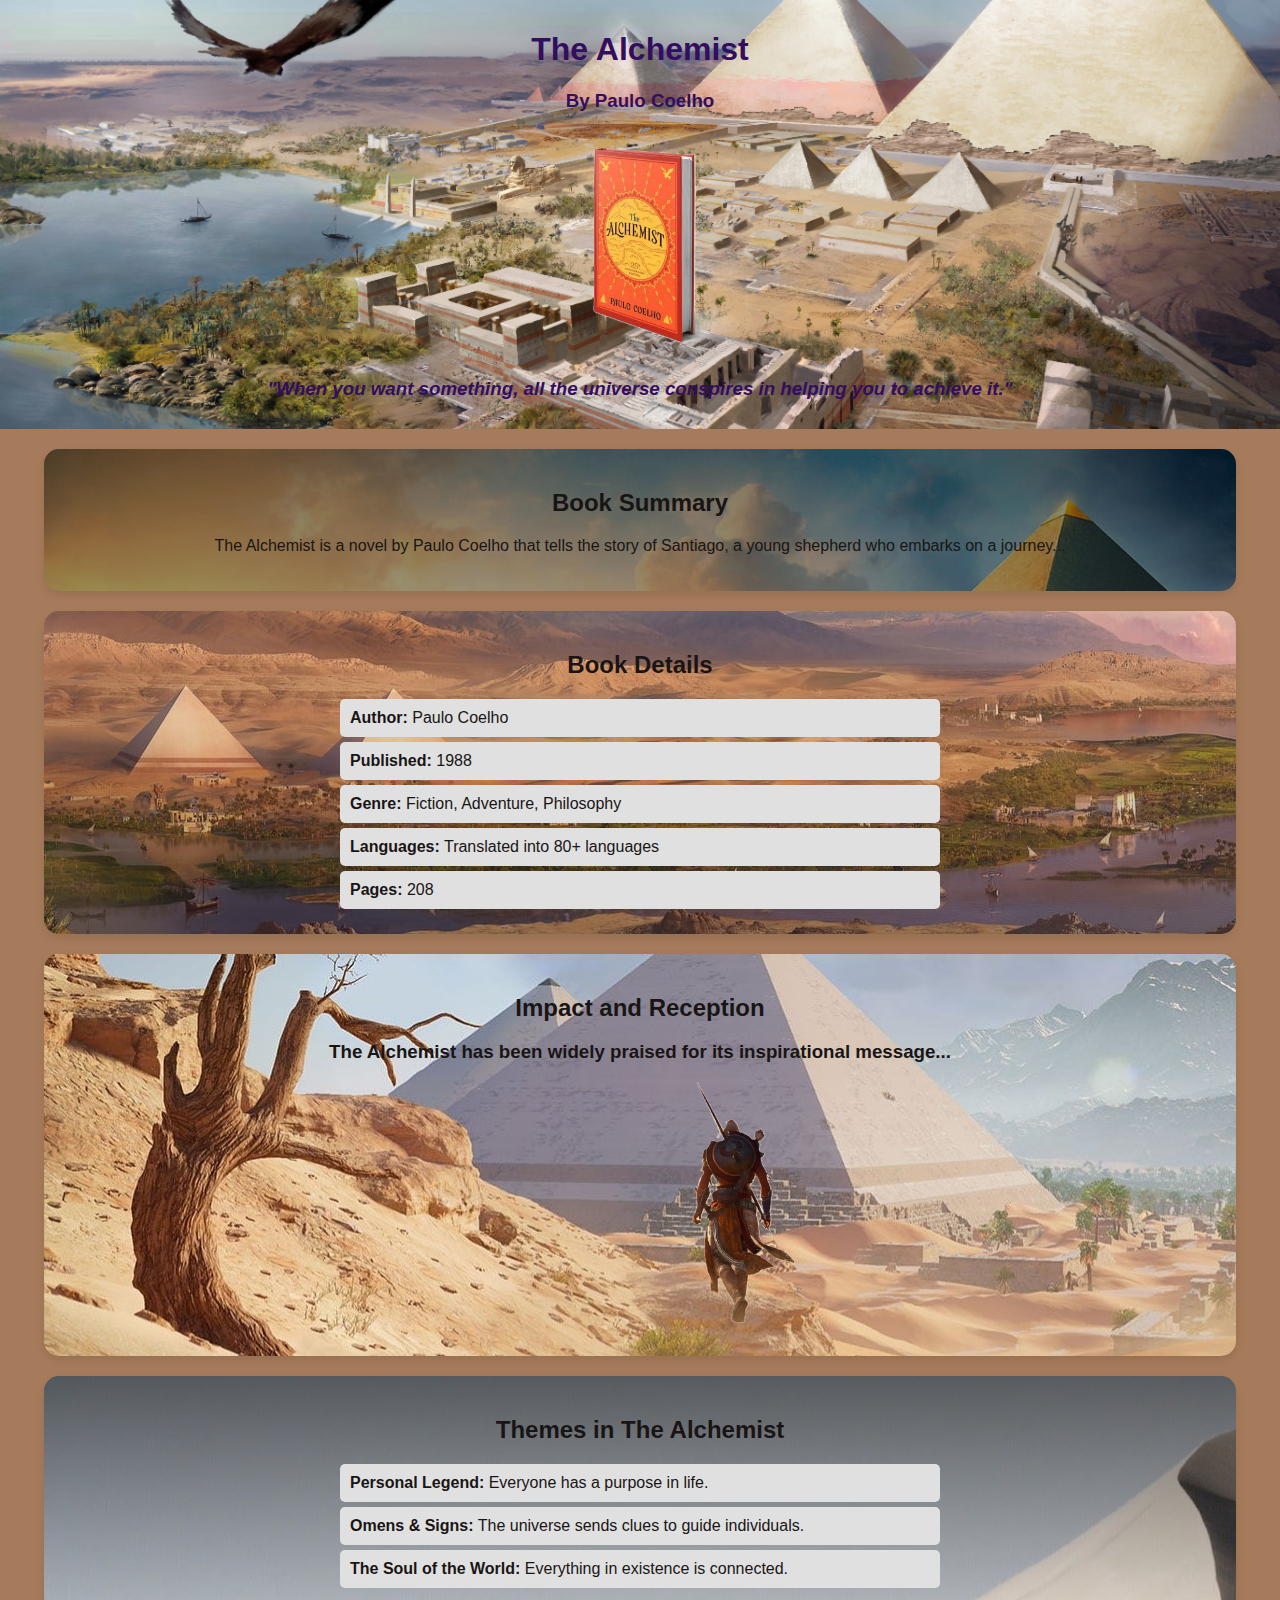
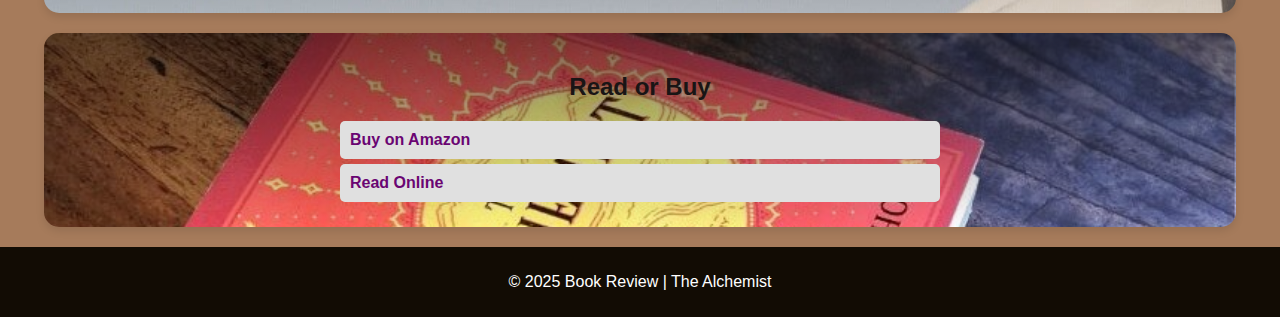
<file: index.html>
<!DOCTYPE html>
<html lang="en">
<head>
    <meta charset="UTF-8">
    <meta name="viewport" content="width=device-width, initial-scale=1.0">
    <title>The Alchemist - Book Page</title>
    <link rel="stylesheet" href="al.css">
</head>
<body>

    <header>
        <h1>The Alchemist</h1>
        <h3>By Paulo Coelho</h3>
        <img src="Alchemist-book.png" alt="The Alchemist Book Cover" width="400">
         <h3><p><i>"When you want something, all the universe conspires in helping you to achieve it."</i></p></h3>
    </header>

    <section class="A">
        <h2>Book Summary</h2>
        <p>The Alchemist is a novel by Paulo Coelho that tells the story of Santiago, a young shepherd who embarks on a journey...</p>
    </section>

    <section class="b">
        <h2>Book Details</h2>
        <ul>
            <li><b>Author:</b> Paulo Coelho</li>
            <li><b>Published:</b> 1988</li>
            <li><b>Genre:</b> Fiction, Adventure, Philosophy</li>
            <li><b>Languages:</b> Translated into 80+ languages</li>
            <li><b>Pages:</b> 208</li>
        </ul>
    </section>

    <section class="c">
        <h2>Impact and Reception</h2>
         <h3><p>The Alchemist has been widely praised for its inspirational message...</p></h3>
        <a href="http://en.wikipedia.org/wiki/The_Alchemist_(novel)">
            <img src="cc.png" alt="Impact of The Alchemist" width="400">
        </a>
    </section>

    <section class="r">
        <h2>Themes in The Alchemist</h2>
        <ul>
            <li><b>Personal Legend:</b> Everyone has a purpose in life.</li>
            <li><b>Omens & Signs:</b> The universe sends clues to guide individuals.</li>
            <li><b>The Soul of the World:</b> Everything in existence is connected.</li>
        </ul>
    </section>

    <section class="u">
        <h2>Read or Buy</h2>
        <ul>
            <li><a href="https://www.amazon.com/Alchemist-Paulo-Coelho/dp/0061122416">Buy on Amazon</a></li>
            <li><a href="https://icrrd.com/public/media/15-05-2021-084550The-Alchemist-Paulo-Coelho.pdf">Read Online</a></li>
        </ul>
    </section>

    <footer>
        <p>&copy; 2025 Book Review | The Alchemist</p>
    </footer>

</body>
</html>
</file>
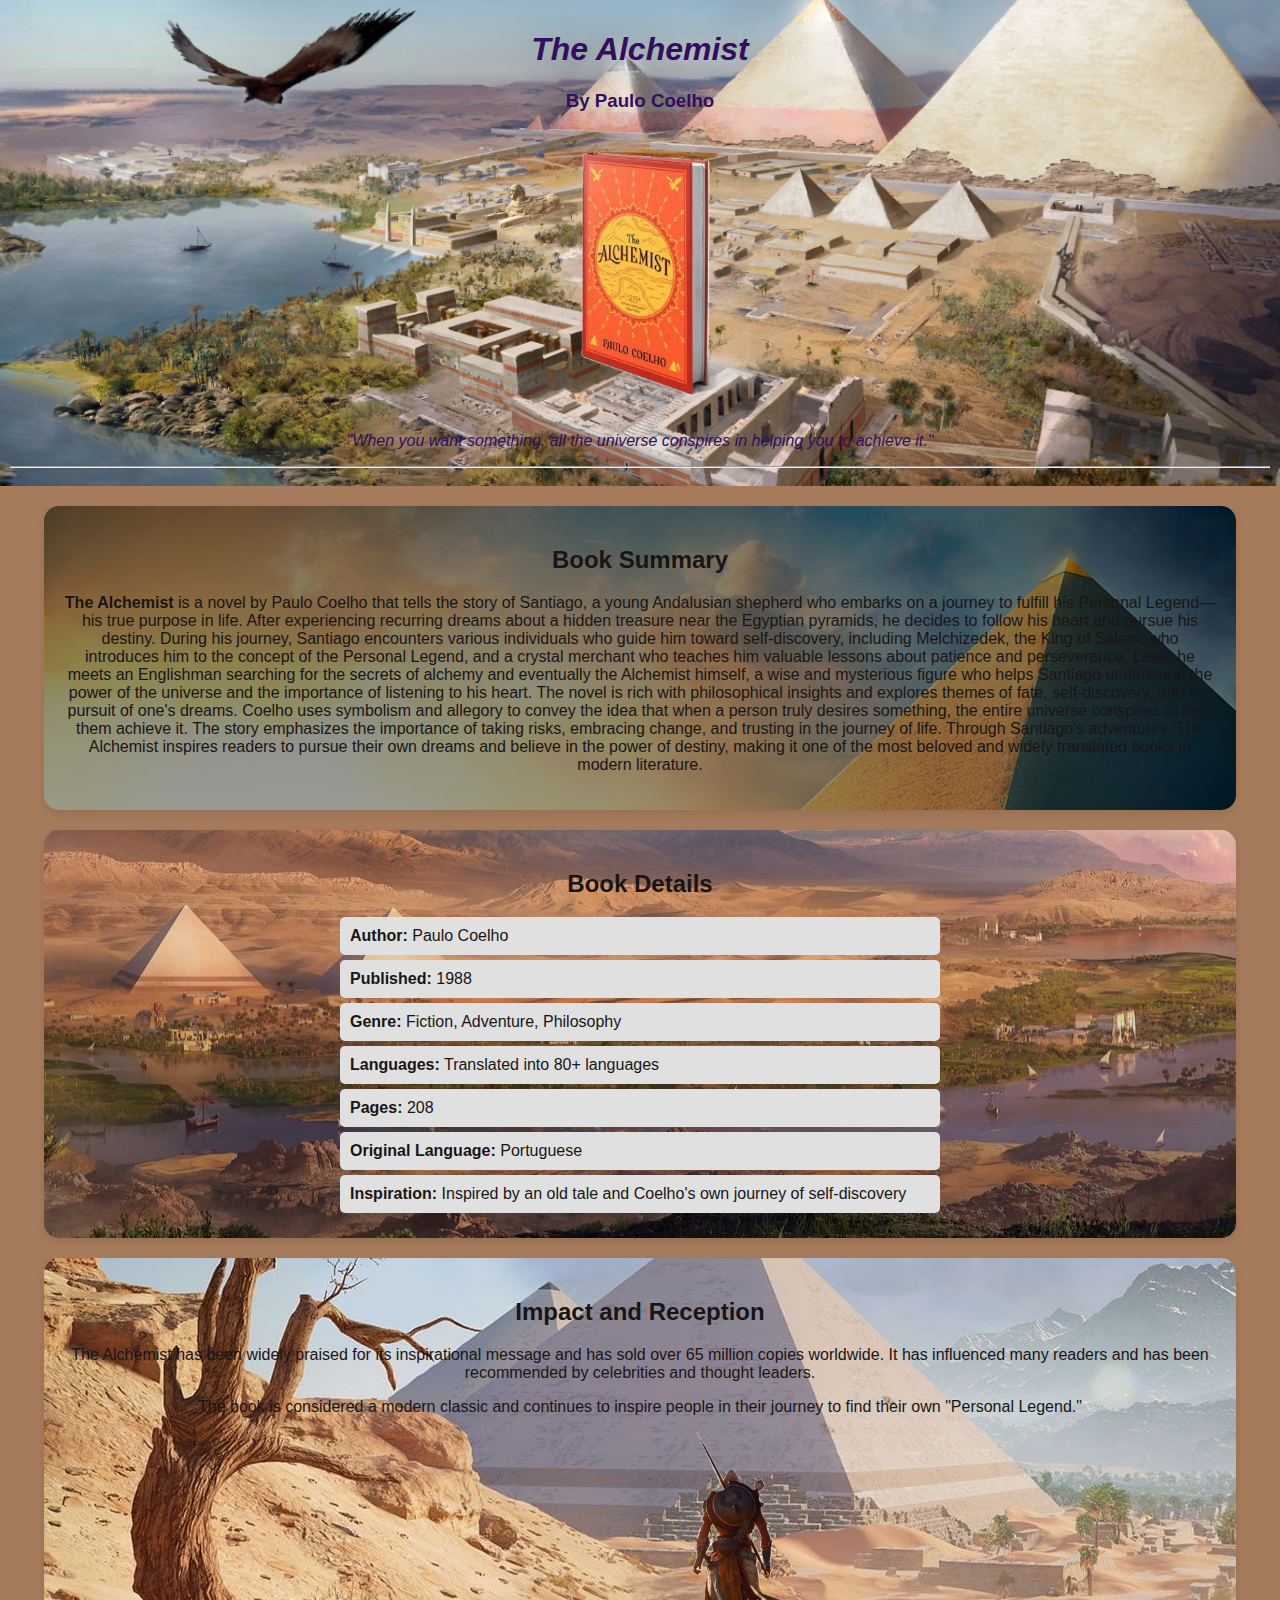
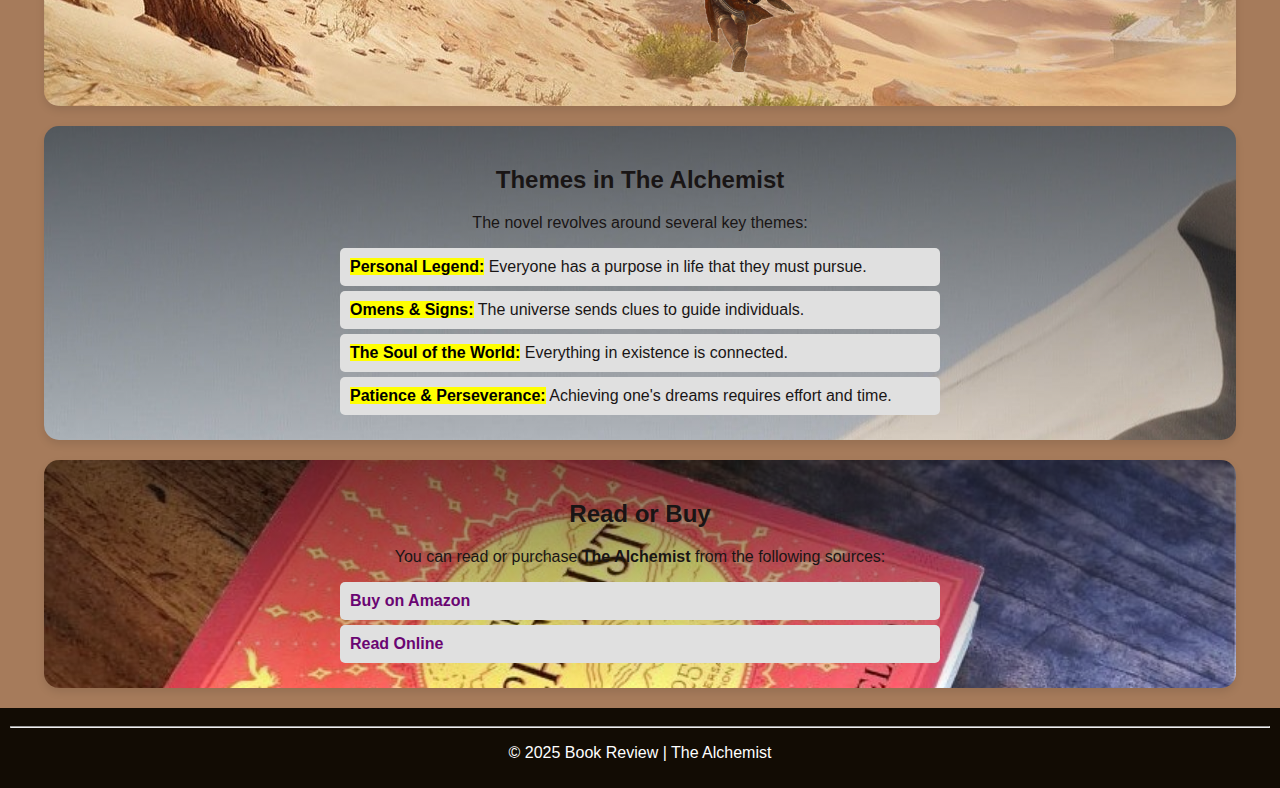
<file: alchemist.HTML>
<!DOCTYPE html>
<html lang="en">
<head>
    <meta charset="UTF-8">
    <meta name="viewport" content="width=device-width, initial-scale=1.0">
    <title>The Alchemist - Book Page</title>
    <link rel="stylesheet" href="al.css">
 
</head>
<body>

    <header>
        <I><h1> The Alchemist</h1></I>
        <h3>By Paulo Coelho</h3>
        <img src="Alchemist-book.png" alt="The Alchemist Book Cover" width="500">
        <p><i>"When you want something, all the universe conspires in helping you to achieve it."</i></p>
        <hr>
    </header>

    <section class="A">
        <h2> Book Summary</h2>
        <p><b>The Alchemist</b>  is a novel by Paulo Coelho that tells the story of Santiago, a young Andalusian shepherd who embarks on a journey to fulfill his Personal Legend—his true purpose in life. After experiencing recurring dreams about a hidden treasure near the Egyptian pyramids, he decides to follow his heart and pursue his destiny.  

            During his journey, Santiago encounters various individuals who guide him toward self-discovery, including Melchizedek, the King of Salem, who introduces him to the concept of the Personal Legend, and a crystal merchant who teaches him valuable lessons about patience and perseverance. Later, he meets an Englishman searching for the secrets of alchemy and eventually the Alchemist himself, a wise and mysterious figure who helps Santiago understand the power of the universe and the importance of listening to his heart.  
            
            The novel is rich with philosophical insights and explores themes of fate, self-discovery, and the pursuit of one's dreams. Coelho uses symbolism and allegory to convey the idea that when a person truly desires something, the entire universe conspires to help them achieve it. The story emphasizes the importance of taking risks, embracing change, and trusting in the journey of life.  
            
            Through Santiago's adventures, The Alchemist inspires readers to pursue their own dreams and believe in the power of destiny, making it one of the most beloved and widely translated books in modern literature.</p>
    </section>

    <section class="b">
        <h2> Book Details</h2>
        <ul>
            <li><b>Author:</b> Paulo Coelho</li>
            <li><b>Published:</b> 1988</li>
            <li><b>Genre:</b> Fiction, Adventure, Philosophy</li>
            <li><b>Languages:</b> Translated into 80+ languages</li>
            <li><b>Pages:</b> 208</li>
            <li><b>Original Language:</b> Portuguese</li>
            <li><b>Inspiration:</b> Inspired by an old tale and Coelho's own journey of self-discovery</li>
        </ul>
    </section>

    <section class="c">
        <h2> Impact and Reception</h2>
        <p>The Alchemist has been widely praised for its inspirational message and has sold over 65 million copies 
            worldwide. It has influenced many readers and has been recommended by celebrities and thought leaders.</p>
        <p>The book is considered a modern classic and continues to inspire people in their journey to find their own "Personal Legend."</p>
         <a href="http://en.wikipedia.org/wiki/The_Alchemist_(novel)"><img  src="cc.png" alt="Impact of The Alchemist" width="400"></a>
    </section>

    <section class="r">
        <h2> Themes in The Alchemist</h2>
        <p>The novel revolves around several key themes:</p>
        <ul>
            <li> <mark> <b>Personal Legend:</b></mark> Everyone has a purpose in life that they must pursue.</li>
            <li> <mark><b>Omens & Signs:</b></mark> The universe sends clues to guide individuals.</li>
            <li> <mark><b>The Soul of the World:</b></mark> Everything in existence is connected.</li>
            <li> <mark><b>Patience & Perseverance:</b></mark> Achieving one's dreams requires effort and time.</li>
        </ul>
    </section>

    <section class="u">
        <h2> Read or Buy</h2>
        <p>You can read or purchase <b>The Alchemist</b> from the following sources:</p>
        <ul>
            <li> <a href="https://www.amazon.com/Alchemist-Paulo-Coelho/dp/0061122416">Buy on Amazon</a></li>
            <li> <a href="https://icrrd.com/public/media/15-05-2021-084550The-Alchemist-Paulo-Coelho.pdf">Read Online</a></li>
        </ul>
    </section>

    <footer>
        <hr>
        <p>&copy; 2025 Book Review | The Alchemist</p>
    </footer>

</body>
</html>
</file>
<file: al.css>
body {
    font-family:'Gill Sans', 'Gill Sans MT', Calibri, 'Trebuchet MS', sans-serif;
    background-color: #A67B5B;
    color: #191515;
    margin: 0;
    padding: 0;
    text-align: center;
}

header {
    background-image: url(pr.jpg);
    background-size: cover;
    background-position: center;
    background-repeat: no-repeat;
    color: rgb(51, 13, 94);
    padding: 10px;
}

section {
    padding: 20px;
    margin: 20px auto;
    background-color: white;
    border-radius: 15px;
    box-shadow: 0 4px 8px rgba(0, 0, 0, 0.1);
    max-width: 90%;
}

img {
    max-width: 100%;
    height: auto;
    border-radius: 10px;
}

.A {
    background-image: linear-gradient(rgba(0, 0, 0, 0.5), rgba(0, 0, 0, 0.400)), url('ALL.jpg');
}

.b {
    background-image: linear-gradient(rgba(0, 0, 0, 0), rgba(0, 0, 0, 0.300)), url('B.jpg');
}

.c {
    background-image: linear-gradient(rgba(0, 0, 0, 0), rgba(0, 0, 0, 0)), url('cccc.jpg');
}

.r {
    background-image: linear-gradient(rgba(0, 0, 0, 0.5), rgba(0, 0, 0, 0)), url('r.jpg');
}

.u {
    background-image: linear-gradient(rgba(0, 0, 0, 0.5), rgba(0, 0, 0, 0)), url('4-1.jpg');
    background-repeat: no-repeat;background-size: cover;
}


ul {
    list-style-type: none;
    padding: 0;
    text-align: left;
    max-width: 600px;
    margin: auto;
}
ul li {
    background: #e0e0e0;
    margin: 5px 0;
    padding: 10px;
    border-radius: 5px;
}

a {
    color: #6a0572;
    text-decoration: none;
    font-weight: bold;
}
a:hover {
    text-decoration: underline;
}

footer {
    background-color: #120c04;
    color: white;
    padding: 10px;
    margin-top: 20px;
}

@media (max-width: 768px) {
    header {
        font-size: 14px;
        padding: 15px;
    }
    section {
        padding: 15px;
        margin: 10px auto;
        border-radius: 10px;
    }
    h1 {
        font-size: 22px;
    }
    h2 {
        font-size: 18px;
    }
    p {
        font-size: 14px;
    }
    ul {
        padding: 0 10px;
    }
}
</file>
